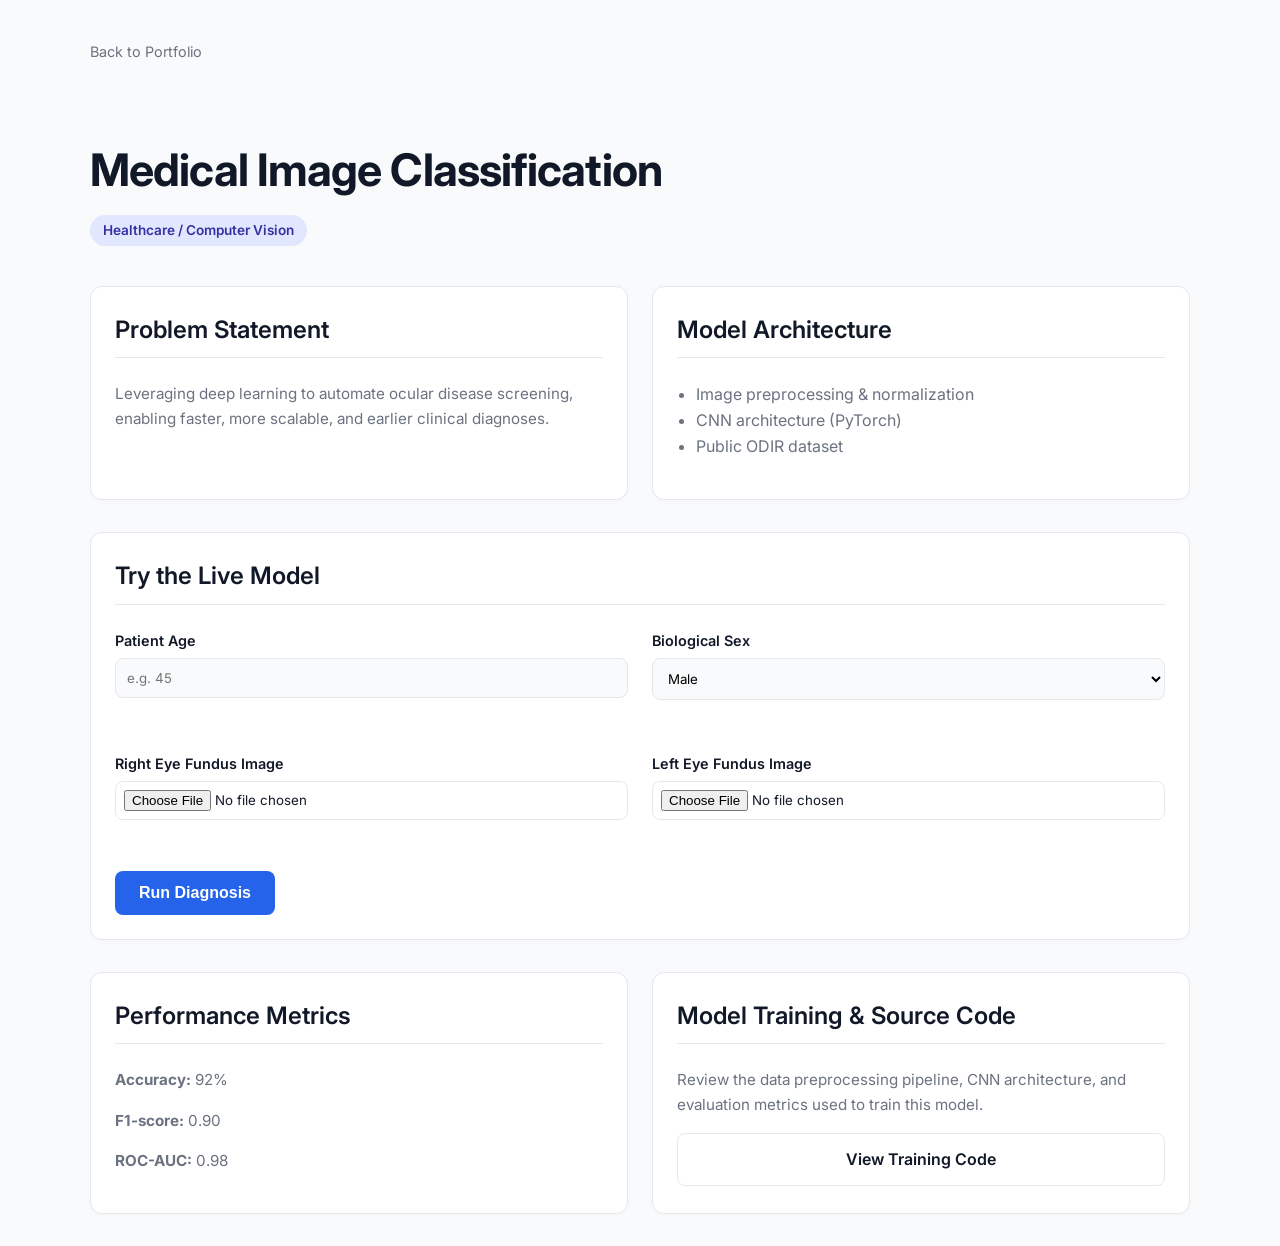
<file: projects/odir.html>
<!DOCTYPE html>
<html lang="en">
<head>
  <meta charset="UTF-8" />
  <meta name="viewport" content="width=device-width, initial-scale=1.0" />
  <title>Medical Image Classification | Portfolio</title>
  
  <!-- Fonts and Stylesheet -->
  <link href="https://fonts.googleapis.com/css2?family=Inter:wght@300;400;500;600;700&display=swap" rel="stylesheet">
  <link rel="stylesheet" href="../css/style.css">
</head>

<body>
  <div class="container">
    <a href="../index.html" class="back-link">Back to Portfolio</a>

    <div class="project-header">
      <h1>Medical Image Classification</h1>
      <span class="badge">Healthcare / Computer Vision</span>
    </div>

    <!-- Top section split into a grid -->
    <div class="info-grid">
      <div class="card">
        <h2>Problem Statement</h2>
        <p>Leveraging deep learning to automate ocular disease screening, enabling faster, more scalable, and earlier clinical diagnoses.</p>
      </div>

      <div class="card">
        <h2>Model Architecture</h2>
        <ul>
          <li>Image preprocessing & normalization</li>
          <li>CNN architecture (PyTorch)</li>
          <li>Public ODIR dataset</li>
        </ul>
      </div>
    </div>

    <!-- Main Demo Section -->
    <div class="card" style="margin-bottom: 2rem;">
      <h2>Try the Live Model</h2>
      
      <form id="odir-form" enctype="multipart/form-data">
        <div class="info-grid">
          <div class="form-group">
            <label>Patient Age</label>
            <input type="number" name="age" placeholder="e.g. 45" required>
          </div>

          <div class="form-group">
            <label>Biological Sex</label>
            <select name="sex">
              <option value="1">Male</option>
              <option value="0">Female</option>
            </select>
          </div>
        </div>

        <div class="info-grid">
          <div class="form-group">
            <label>Right Eye Fundus Image</label>
            <input type="file" name="right_eye" accept="image/*" required>
          </div>

          <div class="form-group">
            <label>Left Eye Fundus Image</label>
            <input type="file" name="left_eye" accept="image/*" required>
          </div>
        </div>

        <button class="btn" type="submit">Run Diagnosis</button>
      </form>

      <!-- Results container -->
      <div id="result-box"></div>
    </div>

    <!-- Footer metrics and links -->
    <div class="info-grid">
      <div class="card">
        <h2>Performance Metrics</h2>
        <p><strong>Accuracy:</strong> 92%</p>
        <p><strong>F1-score:</strong> 0.90</p>
        <p><strong>ROC-AUC:</strong> 0.98</p>
      </div>
      
      <div class="card">
        <h2>Model Training & Source Code</h2>
        <p>Review the data preprocessing pipeline, CNN architecture, and evaluation metrics used to train this model.</p>
        <a class="btn btn-outline" href="https://github.com/rkomtchuente/YOUR_TRAINING_REPO_LINK" target="_blank" style="margin-top: 1rem; display: block; text-align: center;">
          View Training Code
        </a>
      </div>
    </div>

  </div>

  <script>
    document.getElementById("odir-form").addEventListener("submit", async function(e) {
      e.preventDefault();

      let formData = new FormData(this);
      let resultBox = document.getElementById("result-box");
      
      // UI state for loading
      resultBox.style.display = "block";
      resultBox.className = "loading";
      resultBox.innerText = "Processing images and running model inference...";

      try {
        let res = await fetch("https://odir-1-0.onrender.com/predict", {
          method: "POST",
          body: formData
        });

        if (!res.ok) throw new Error("Network response was not ok");

        let data = await res.json();

        // UI state for success
        resultBox.className = "";
        resultBox.innerHTML = `Diagnosis: <strong>${data.Diagnostic}</strong><br>Confidence: <strong>${data.Confidence}%</strong>`;
      } catch (error) {
        // UI state for error
        resultBox.className = "";
        resultBox.style.background = "#fef2f2";
        resultBox.style.borderColor = "#fecaca";
        resultBox.style.color = "#991b1b";
        resultBox.innerText = "Error connecting to the model API. Please try again.";
      }
    });
  </script>
</body>
</html>
</file>
<file: css/style.css>
/* =========================================
   VARIABLES & BASE SETUP
   ========================================= */
:root {
  --bg-color: #f9fafb;
  --card-bg: #ffffff;
  --text-main: #111827;
  --text-muted: #6b7280;
  --accent: #2563eb;
  --accent-hover: #1d4ed8;
  --border: #e5e7eb;
}

body {
  font-family: 'Inter', sans-serif;
  background-color: var(--bg-color);
  color: var(--text-main);
  margin: 0;
  padding: 0;
  line-height: 1.6;
  scroll-behavior: smooth;
  display: flex;
  flex-direction: column;
  min-height: 100vh; /* Keeps footer at bottom */
}

.container {
  max-width: 1100px;
  margin: 0 auto;
  padding: 0 20px;
}

/* =========================================
   TYPOGRAPHY & LINKS
   ========================================= */
h1 {
  font-size: 2.8rem;
  font-weight: 700;
  margin: 0 0 0.5rem 0;
  letter-spacing: -0.02em;
}

h2 {
  font-size: 1.5rem;
  font-weight: 600;
  margin-top: 0;
  margin-bottom: 1.5rem;
  color: var(--text-main);
  border-bottom: 1px solid var(--border);
  padding-bottom: 0.5rem;
}

h3 {
  font-size: 1.1rem;
  font-weight: 600;
  margin: 0 0 0.5rem 0;
  color: var(--text-main);
}

p {
  color: var(--text-muted);
  margin: 0 0 1rem 0;
  font-size: 0.95rem;
}

ul {
  margin: 0 0 1rem 0;
  padding-left: 1.2rem;
  color: var(--text-muted);
}

a {
  text-decoration: none;
  color: var(--accent);
  transition: color 0.2s ease;
}

a:hover {
  color: var(--accent-hover);
}

.back-link {
  display: inline-block;
  margin: 40px 0 2rem 0;
  color: var(--text-muted);
  font-size: 0.9rem;
}

.back-link:hover {
  color: var(--text-main);
}

/* =========================================
   LAYOUTS & GRIDS
   ========================================= */
/* Two-column layout for homepage */
.main-columns {
  display: flex;
  gap: 2.5rem;
  align-items: flex-start;
  margin-bottom: 4rem;
}

.left-column {
  flex: 2;
  display: flex;
  flex-direction: column;
  gap: 2.5rem;
}

.right-column {
  flex: 1;
  display: flex;
  flex-direction: column;
  gap: 2.5rem;
}

/* Grid layout for project pages */
.info-grid {
  display: grid;
  grid-template-columns: 1fr;
  gap: 1.5rem;
  margin-bottom: 2rem;
}

@media (min-width: 600px) {
  .info-grid { grid-template-columns: 1fr 1fr; }
}

@media (max-width: 850px) {
  .main-columns { flex-direction: column; }
  .right-column { width: 100%; }
}

/* =========================================
   HEADERS & FOOTERS
   ========================================= */
header {
  background: var(--card-bg);
  padding: 4rem 1rem;
  text-align: center;
  border-bottom: 1px solid var(--border);
  margin-bottom: 3rem;
}

.project-header { /* Used on individual project pages */
  margin: 40px 0 2.5rem 0;
}

.subtitle {
  font-size: 1.2rem;
  font-weight: 500;
  color: var(--text-main);
  margin-bottom: 0.5rem;
}

.header-desc {
  max-width: 650px;
  margin: 0 auto;
  font-size: 1.05rem;
}

footer {
  background: var(--card-bg);
  padding: 2rem 1rem;
  text-align: center;
  border-top: 1px solid var(--border);
  margin-top: auto;
}

.footer-links {
  display: flex;
  justify-content: center;
  gap: 1.5rem;
  margin-top: 1rem;
}

/* =========================================
   CARDS & BADGES
   ========================================= */
.card {
  background: var(--card-bg);
  padding: 1.5rem;
  border-radius: 12px;
  border: 1px solid var(--border);
  box-shadow: 0 2px 4px rgba(0,0,0,0.02);
  transition: transform 0.2s ease, box-shadow 0.2s ease;
}

.project-card:hover {
  transform: translateY(-4px);
  box-shadow: 0 12px 24px rgba(0,0,0,0.06);
}

.project-img {
  width: 100%;
  height: 100%;
  border-radius: 8px;
  margin-bottom: 1.5rem;
  object-fit: contain;
  background: var(--bg-color);
  border: 1px solid var(--border);
}

.project-card p strong {
  color: var(--text-main);
  font-weight: 600;
}

.badge {
  display: inline-block;
  background: #e0e7ff;
  color: #3730a3;
  padding: 0.3rem 0.8rem;
  border-radius: 9999px;
  font-size: 0.85rem;
  font-weight: 600;
}

.skills-container {
  display: flex;
  flex-wrap: wrap;
  gap: 0.5rem;
}

.skill-badge {
  background: #eff6ff;
  color: #1e40af;
  padding: 0.4rem 0.8rem;
  border-radius: 6px;
  font-size: 0.85rem;
  font-weight: 500;
  border: 1px solid #bfdbfe;
}

/* =========================================
   FORMS & BUTTONS
   ========================================= */
.form-group { margin-bottom: 1.2rem; }

label {
  display: block;
  font-size: 0.9rem;
  font-weight: 600;
  margin-bottom: 0.4rem;
}

input[type="number"], select, input[type="file"], input[type="text"] {
  width: 100%;
  padding: 0.7rem;
  border: 1px solid var(--border);
  border-radius: 8px;
  background: var(--bg-color);
  font-family: inherit;
  box-sizing: border-box;
  transition: border-color 0.2s ease, box-shadow 0.2s ease;
}

input[type="number"]:focus, select:focus, input[type="text"]:focus {
  outline: none;
  border-color: var(--accent);
  box-shadow: 0 0 0 3px rgba(37, 99, 235, 0.1);
}

input[type="file"] {
  padding: 0.5rem;
  background: var(--card-bg);
  cursor: pointer;
}

.btn {
  display: inline-block;
  padding: 0.8rem 1.5rem;
  background: var(--accent);
  color: white !important;
  border: none;
  border-radius: 8px;
  font-size: 1rem;
  font-weight: 600;
  cursor: pointer;
  text-align: center;
  transition: background 0.2s ease;
  box-sizing: border-box;
}

.btn:hover { background: var(--accent-hover); }

.btn-full { width: 100%; }

.btn-outline {
  background: transparent;
  color: var(--text-main) !important;
  border: 1px solid var(--border);
  margin-top: 1rem;
}

.btn-outline:hover { background: var(--bg-color); }

/* =========================================
   DYNAMIC RESULTS (Project Pages)
   ========================================= */
#result-box {
  margin-top: 1.5rem;
  padding: 1.2rem;
  background: #f0fdf4;
  border: 1px solid #bbf7d0;
  color: #166534;
  border-radius: 8px;
  font-weight: 600;
  display: none; 
  white-space: pre-wrap;
  line-height: 1.5;
}

.loading {
  background: #eff6ff !important;
  border-color: #bfdbfe !important;
  color: #1e40af !important;
}

/* =========================================
   EONET MAP (Project Page)
   ========================================= */
.project-header--center { text-align: center; }

/* Summary stats */
.stats-grid {
  display: grid;
  grid-template-columns: repeat(auto-fit, minmax(180px, 1fr));
  gap: 1.5rem;
  margin-bottom: 2rem;
}

.stat-value {
  font-size: 1.8rem;
  font-weight: 700;
  line-height: 1.2;
  letter-spacing: -0.02em;
  color: var(--text-main);
  margin: 0 0 0.25rem 0;
}

.stat-label {
  font-size: 0.85rem;
  font-weight: 500;
  margin: 0;
}

/* Map card & toolbar */
.map-card { margin-bottom: 4rem; }

.map-toolbar {
  display: flex;
  justify-content: space-between;
  align-items: flex-end;
  flex-wrap: wrap;
  gap: 1rem;
  margin-bottom: 1rem;
}

.map-toolbar .form-group {
  margin-bottom: 0;
  flex: 0 1 280px;
}

.map-hint {
  margin: 0;
  font-size: 0.85rem;
}

select:disabled {
  opacity: 0.6;
  cursor: not-allowed;
}

/* Loading / error messages above the map */
.map-card #result-box { margin: 0 0 1rem 0; }

.map-card #result-box .btn {
  margin-top: 0.75rem;
  padding: 0.5rem 1rem;
  font-size: 0.9rem;
}

#result-box.error {
  background: #fef2f2;
  border-color: #fecaca;
  color: #991b1b;
}

/* The map itself */
#map {
  height: 65vh;
  min-height: 420px;
  border: 1px solid var(--border);
  border-radius: 8px;
  background: var(--border); /* visible grey while tiles load, so an empty map is obvious */
}

@media (max-width: 600px) {
  #map { height: 55vh; min-height: 360px; }
}

/* Leaflet theming (popups, fonts) */
.leaflet-container { font-family: inherit; }

.leaflet-popup-content-wrapper {
  border: 1px solid var(--border);
  border-radius: 8px;
  box-shadow: 0 12px 24px rgba(0,0,0,0.12);
}

.leaflet-popup-content { margin: 1rem 1.2rem; }

.event-popup h3 { margin-bottom: 0.6rem; }

.event-popup p {
  margin: 0.6rem 0 0 0;
  font-size: 0.85rem;
}

/* =========================================
   Natural Events Emojis Formatting
   ========================================= */

.emoji-icon {
    background: none;
    border: none;
}

.emoji-marker {
    display: flex;
    align-items: center;
    justify-content: center;
    width: 32px;
    height: 32px;
    font-size: 20px;
    line-height: 1;
    background: var(--card-bg, #fff);
    border-radius: 50%;
    box-shadow: 0 1px 4px rgba(0, 0, 0, 0.35);
    transition: transform 0.15s ease;
}

.emoji-icon:hover .emoji-marker {
    transform: scale(1.2);
}
</file>
